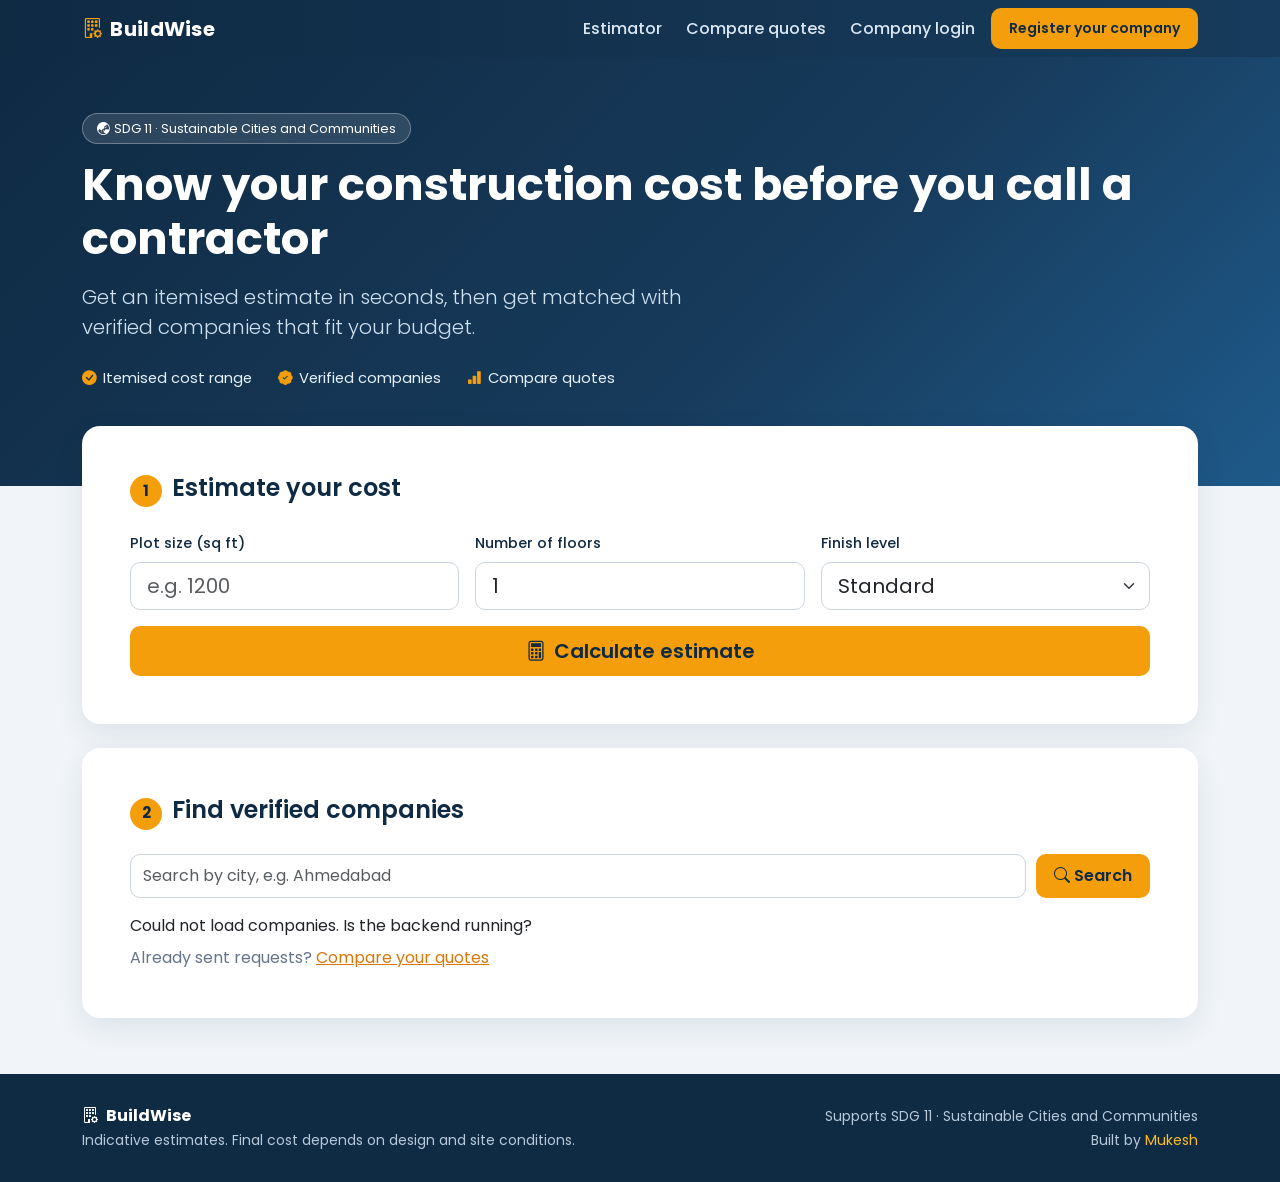
<file: frontend/index.html>
<!DOCTYPE html>
<html lang="en">
<head>
  <meta charset="UTF-8">
  <meta name="viewport" content="width=device-width, initial-scale=1.0">
  <title>BuildWise | Construction Cost Estimator</title>
  <link href="https://cdn.jsdelivr.net/npm/bootstrap@5.3.3/dist/css/bootstrap.min.css" rel="stylesheet">
  <link rel="stylesheet" href="https://cdn.jsdelivr.net/npm/bootstrap-icons@1.11.3/font/bootstrap-icons.min.css">
  <link href="https://fonts.googleapis.com/css2?family=Poppins:wght@400;500;600;700&display=swap" rel="stylesheet">
  <link rel="stylesheet" href="style.css">
</head>
<body>

  <nav class="navbar navbar-expand-lg navbar-dark site-nav sticky-top">
    <div class="container">
      <a class="navbar-brand" href="index.html"><i class="bi bi-building-gear me-2"></i>BuildWise</a>
      <button class="navbar-toggler" type="button" data-bs-toggle="collapse" data-bs-target="#nav">
        <span class="navbar-toggler-icon"></span>
      </button>
      <div class="collapse navbar-collapse" id="nav">
        <ul class="navbar-nav ms-auto align-items-lg-center gap-lg-2">
          <li class="nav-item"><a class="nav-link" href="index.html">Estimator</a></li>
          <li class="nav-item"><a class="nav-link" href="compare.html">Compare quotes</a></li>
          <li class="nav-item"><a class="nav-link" href="dashboard.html">Company login</a></li>
          <li class="nav-item"><a class="btn btn-brand btn-sm" href="register.html">Register your company</a></li>
        </ul>
      </div>
    </div>
  </nav>

  <header class="hero">
    <div class="container">
      <span class="sdg"><i class="bi bi-globe-asia-australia me-1"></i>SDG 11 · Sustainable Cities and Communities</span>
      <h1>Know your construction cost before you call a contractor</h1>
      <p class="lead mt-3">Get an itemised estimate in seconds, then get matched with verified companies that fit your budget.</p>
      <div class="hero-points mt-4">
        <span><i class="bi bi-check-circle-fill"></i>Itemised cost range</span>
        <span><i class="bi bi-patch-check-fill"></i>Verified companies</span>
        <span><i class="bi bi-bar-chart-fill"></i>Compare quotes</span>
      </div>
    </div>
  </header>

  <main class="container overlap">

    <section class="card p-4 p-md-5 mb-4">
      <h2 class="section-title h4 mb-4"><span class="step">1</span>Estimate your cost</h2>

      <form id="estimate-form" class="row g-3">
        <div class="col-md-4">
          <label class="form-label" for="plot_size">Plot size (sq ft)</label>
          <input type="number" id="plot_size" class="form-control form-control-lg" min="1" required placeholder="e.g. 1200">
        </div>
        <div class="col-md-4">
          <label class="form-label" for="floors">Number of floors</label>
          <input type="number" id="floors" class="form-control form-control-lg" min="1" max="10" value="1" required>
        </div>
        <div class="col-md-4">
          <label class="form-label" for="finish_level">Finish level</label>
          <select id="finish_level" class="form-select form-select-lg">
            <option value="basic">Basic</option>
            <option value="standard" selected>Standard</option>
            <option value="premium">Premium</option>
          </select>
        </div>
        <div class="col-12">
          <button type="submit" class="btn btn-brand btn-lg w-100"><i class="bi bi-calculator me-2"></i>Calculate estimate</button>
        </div>
      </form>
      <p id="estimate-error" class="error mt-3" hidden></p>

      <div id="result" hidden>
        <h3 class="h5 text-muted mb-0">Estimated cost range</h3>
        <p class="range" id="range"></p>
        <p class="muted" id="area"></p>
        <div class="table-responsive">
          <table class="table table-hover align-middle">
            <thead><tr><th>Item</th><th>Rate (₹/sq ft)</th><th>Cost (₹)</th></tr></thead>
            <tbody id="items"></tbody>
          </table>
        </div>
        <button id="pdf-btn" type="button" class="btn btn-outline-dark mt-2"><i class="bi bi-file-earmark-pdf me-2"></i>Download PDF report</button>
      </div>
    </section>

    <section class="card p-4 p-md-5">
      <h2 class="section-title h4 mb-4"><span class="step">2</span>Find verified companies</h2>
      <div class="search-row">
        <input type="text" id="city" class="form-control" placeholder="Search by city, e.g. Ahmedabad">
        <button id="search-btn" type="button"><i class="bi bi-search me-1"></i>Search</button>
      </div>
      <div id="selection-bar" class="selection-bar" hidden>
        <span id="sel-count"></span>
        <button id="sel-request" type="button">Request quotes from selected</button>
      </div>
      <div id="companies"></div>
      <p class="muted mb-0 mt-2">Already sent requests? <a href="compare.html">Compare your quotes</a></p>
    </section>
  </main>

  <dialog id="quote-dialog">
    <form id="quote-form">
      <h3 id="quote-title" class="h5 mb-3">Request a quote</h3>
      <div class="mb-3"><label class="form-label">Your name</label><input type="text" id="q_name" class="form-control" required></div>
      <div class="mb-3"><label class="form-label">Phone</label><input type="tel" id="q_phone" class="form-control" required></div>
      <div class="mb-3"><label class="form-label">Email (optional)</label><input type="email" id="q_email" class="form-control"></div>
      <div class="mb-3"><label class="form-label">Project details</label><textarea id="q_message" class="form-control" rows="3"></textarea></div>
      <div class="dialog-actions">
        <button type="button" id="q_cancel" class="btn btn-outline-secondary">Cancel</button>
        <button type="submit" class="btn btn-brand">Send request</button>
      </div>
      <p id="quote-msg" class="muted mt-3 mb-0"></p>
    </form>
  </dialog>

  <footer class="site-footer">
    <div class="container d-flex flex-wrap justify-content-between gap-3">
      <div>
        <div class="brand"><i class="bi bi-building-gear me-2"></i>BuildWise</div>
        <small>Indicative estimates. Final cost depends on design and site conditions.</small>
      </div>
      <div class="text-md-end">
        <small>Supports SDG 11 · Sustainable Cities and Communities<br>
        Built by <a href="https://github.com/CodeWithMukesh01">Mukesh</a></small>
      </div>
    </div>
  </footer>

  <script src="https://cdn.jsdelivr.net/npm/bootstrap@5.3.3/dist/js/bootstrap.bundle.min.js"></script>
  <script src="app.js"></script>
</body>
</html>
</file>
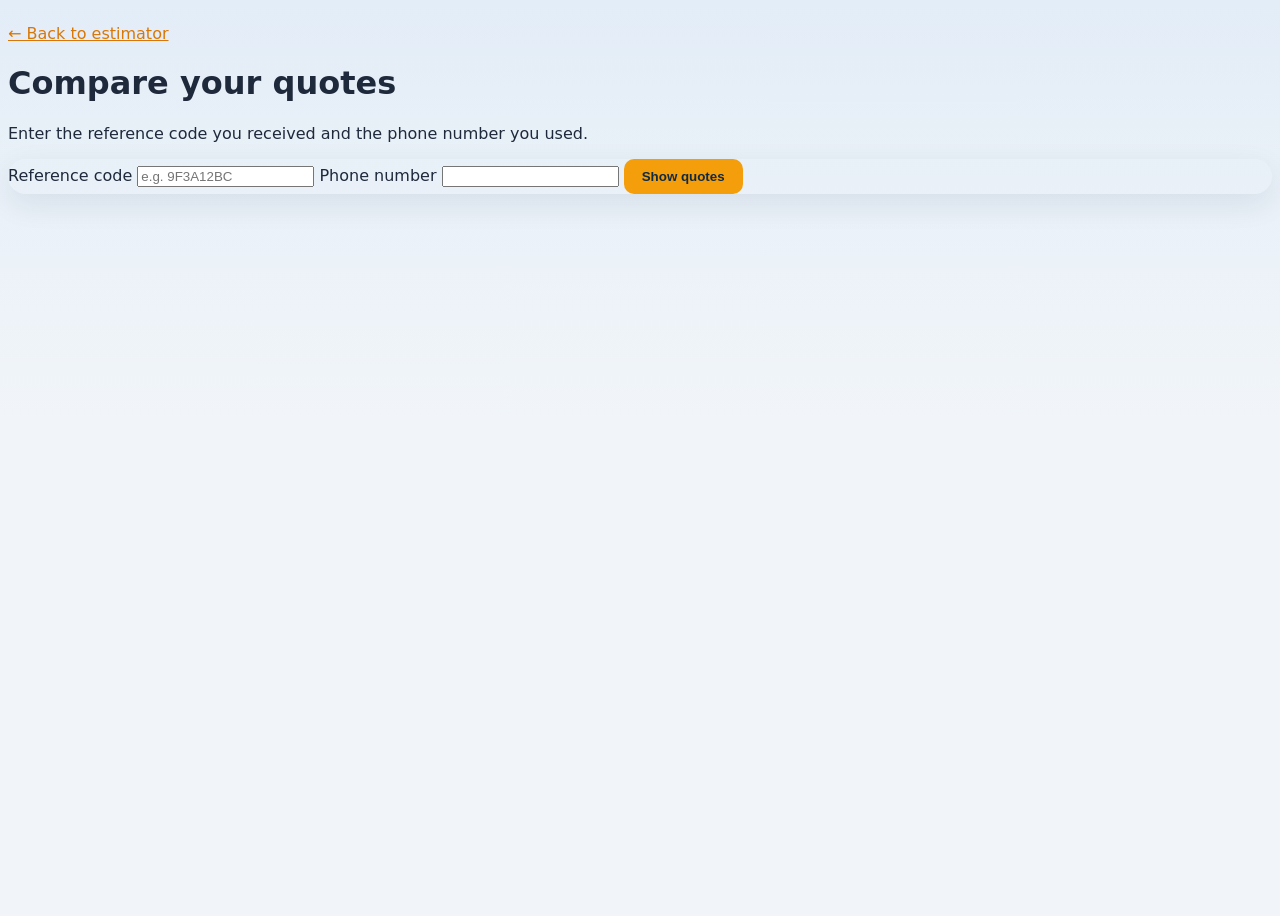
<file: frontend/campare.html>
<!DOCTYPE html>
<html lang="en">
<head>
  <meta charset="UTF-8">
  <meta name="viewport" content="width=device-width, initial-scale=1.0">
  <title>Compare Quotes</title>
  <link rel="stylesheet" href="style.css">
</head>
<body>
  <header>
    <p class="tag"><a href="index.html">← Back to estimator</a></p>
    <h1>Compare your quotes</h1>
    <p>Enter the reference code you received and the phone number you used.</p>
  </header>
  <main>
    <section class="card">
      <form id="compare-form">
        <label>Reference code <input id="ref" required placeholder="e.g. 9F3A12BC"></label>
        <label>Phone number <input id="phone" type="tel" required></label>
        <button type="submit">Show quotes</button>
      </form>
      <p id="msg" class="error"></p>
    </section>

    <section class="card" id="result-card" hidden>
      <h2>Quotes side by side</h2>
      <div class="table-wrap"><table id="compare-table"></table></div>
    </section>
  </main>

  <script>
    const API = "http://127.0.0.1:8000/api";
    const $ = (id) => document.getElementById(id);
    const inr = (n) => (n == null ? "–" : "₹" + Number(n).toLocaleString("en-IN"));

    try {
      $("ref").value = localStorage.getItem("last_ref") || "";
      $("phone").value = localStorage.getItem("last_phone") || "";
    } catch (_) {}

    $("compare-form").addEventListener("submit", async (e) => {
      e.preventDefault();
      $("msg").textContent = "";
      $("result-card").hidden = true;
      const url = `${API}/compare/?ref=${encodeURIComponent($("ref").value.trim())}` +
                  `&phone=${encodeURIComponent($("phone").value.trim())}`;
      try {
        const res = await fetch(url);
        const data = await res.json();
        if (!res.ok) throw new Error(data.error || "Something went wrong.");
        render(data);
      } catch (err) {
        $("msg").textContent = err.message;
      }
    });

    function render(list) {
      const table = $("compare-table");
      table.innerHTML = "";
      const quoted = list.filter((c) => c.company_quote != null);
      const lowest = quoted.length ? Math.min(...quoted.map((c) => c.company_quote)) : null;

      const rows = [
        ["Company", (c) => c.company],
        ["City", (c) => c.city],
        ["Rating", (c) => "⭐ " + c.rating],
        ["Experience", (c) => c.years_experience + " yrs"],
        ["Projects done", (c) => c.projects_completed],
        ["Your estimate", (c) => inr(c.your_estimate)],
        ["Their quote", (c) => (c.company_quote == null ? "Waiting for quote" : inr(c.company_quote))],
        ["Vs your estimate", (c) => {
          if (c.company_quote == null || !c.your_estimate) return "–";
          const d = ((c.company_quote - c.your_estimate) / c.your_estimate) * 100;
          return (d > 0 ? "+" : "") + d.toFixed(1) + "%";
        }],
        ["Note", (c) => c.company_note || "–"],
        ["Contact", (c) => c.company_phone || "–"],
      ];

      rows.forEach(([label, fn]) => {
        const tr = document.createElement("tr");
        const th = document.createElement("th");
        th.textContent = label;
        tr.appendChild(th);
        list.forEach((c) => {
          const td = document.createElement("td");
          td.textContent = fn(c);
          if (label === "Their quote" && c.company_quote != null && c.company_quote === lowest) {
            td.className = "best";
            td.textContent += "  ✔ lowest";
          }
          tr.appendChild(td);
        });
        table.appendChild(tr);
      });
      $("result-card").hidden = false;
    }
  </script>
</body>
</html>
</file>
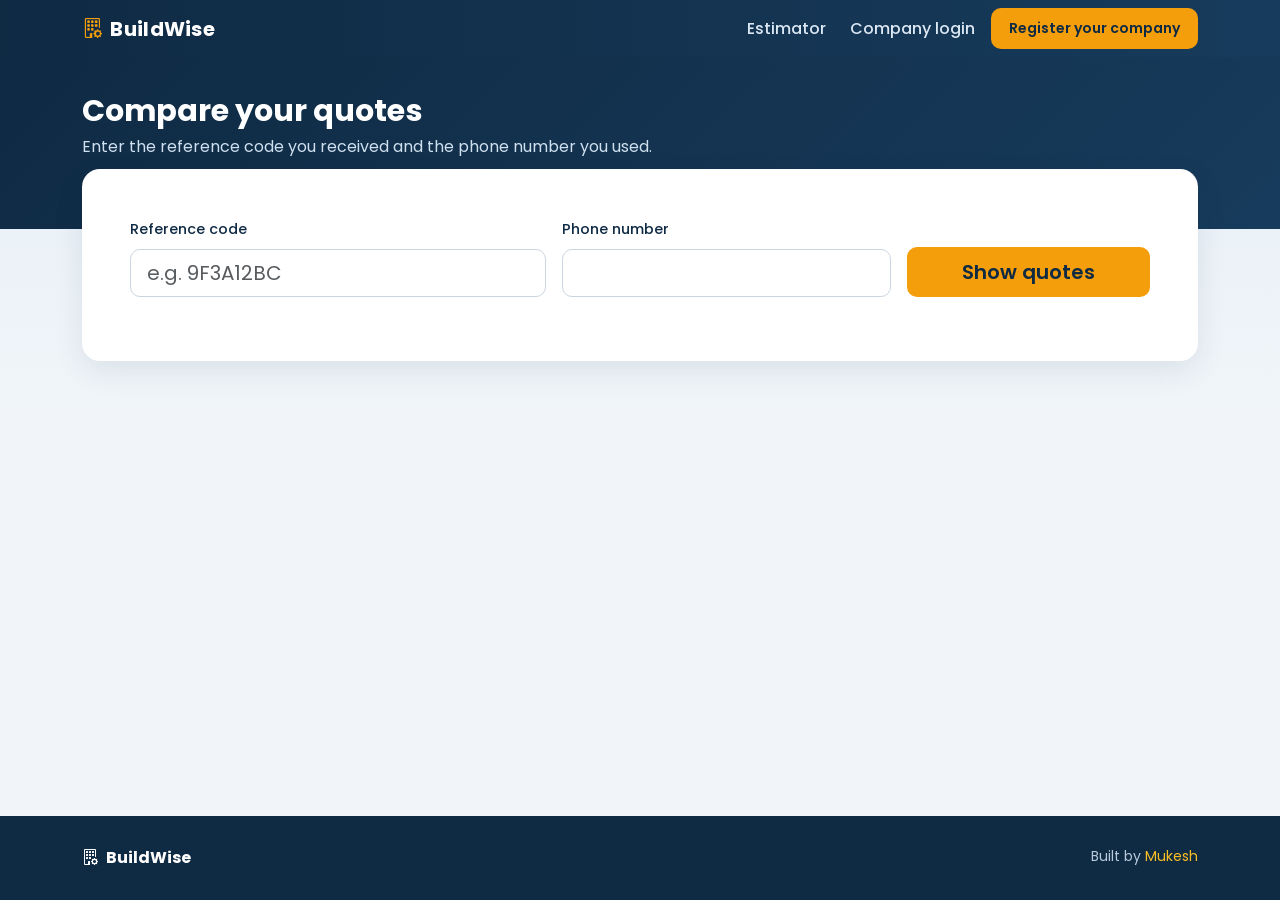
<file: frontend/compare.html>
<!DOCTYPE html>
<html lang="en">
<head>
  <meta charset="UTF-8">
  <meta name="viewport" content="width=device-width, initial-scale=1.0">
  <title>Compare quotes | BuildWise</title>
  <link href="https://cdn.jsdelivr.net/npm/bootstrap@5.3.3/dist/css/bootstrap.min.css" rel="stylesheet">
  <link rel="stylesheet" href="https://cdn.jsdelivr.net/npm/bootstrap-icons@1.11.3/font/bootstrap-icons.min.css">
  <link href="https://fonts.googleapis.com/css2?family=Poppins:wght@400;500;600;700&display=swap" rel="stylesheet">
  <link rel="stylesheet" href="style.css">
</head>
<body>
  <nav class="navbar navbar-expand-lg navbar-dark site-nav sticky-top">
    <div class="container">
      <a class="navbar-brand" href="index.html"><i class="bi bi-building-gear me-2"></i>BuildWise</a>
      <button class="navbar-toggler" type="button" data-bs-toggle="collapse" data-bs-target="#nav"><span class="navbar-toggler-icon"></span></button>
      <div class="collapse navbar-collapse" id="nav">
        <ul class="navbar-nav ms-auto align-items-lg-center gap-lg-2">
          <li class="nav-item"><a class="nav-link" href="index.html">Estimator</a></li>
          <li class="nav-item"><a class="nav-link" href="dashboard.html">Company login</a></li>
          <li class="nav-item"><a class="btn btn-brand btn-sm" href="register.html">Register your company</a></li>
        </ul>
      </div>
    </div>
  </nav>

  <header class="page-head">
    <div class="container">
      <h1>Compare your quotes</h1>
      <p>Enter the reference code you received and the phone number you used.</p>
    </div>
  </header>

  <main class="container overlap">
    <section class="card p-4 p-md-5 mb-4">
      <form id="compare-form" class="row g-3 align-items-end">
        <div class="col-md-5"><label class="form-label" for="ref">Reference code</label><input id="ref" class="form-control form-control-lg" required placeholder="e.g. 9F3A12BC"></div>
        <div class="col-md-4"><label class="form-label" for="phone">Phone number</label><input id="phone" type="tel" class="form-control form-control-lg" required></div>
        <div class="col-md-3"><button type="submit" class="btn btn-brand btn-lg w-100">Show quotes</button></div>
      </form>
      <p id="msg" class="error mt-3 mb-0"></p>
    </section>

    <section class="card p-4 p-md-5" id="result-card" hidden>
      <h2 class="section-title h4 mb-4">Quotes side by side</h2>
      <div class="table-wrap"><table id="compare-table" class="table align-middle"></table></div>
    </section>
  </main>

  <footer class="site-footer">
    <div class="container d-flex flex-wrap justify-content-between gap-3">
      <div class="brand"><i class="bi bi-building-gear me-2"></i>BuildWise</div>
      <small>Built by <a href="https://github.com/CodeWithMukesh01">Mukesh</a></small>
    </div>
  </footer>

  <script src="https://cdn.jsdelivr.net/npm/bootstrap@5.3.3/dist/js/bootstrap.bundle.min.js"></script>
  <script>
    const API = "https://construction-cost-estimator-1.onrender.com/api";
    const $ = (id) => document.getElementById(id);
    const inr = (n) => (n == null ? "–" : "₹" + Number(n).toLocaleString("en-IN"));

    try {
      $("ref").value = localStorage.getItem("last_ref") || "";
      $("phone").value = localStorage.getItem("last_phone") || "";
    } catch (_) {}

    $("compare-form").addEventListener("submit", async (e) => {
      e.preventDefault();
      $("msg").textContent = "";
      $("result-card").hidden = true;
      const url = `${API}/compare/?ref=${encodeURIComponent($("ref").value.trim())}` +
                  `&phone=${encodeURIComponent($("phone").value.trim())}`;
      try {
        const res = await fetch(url);
        const data = await res.json();
        if (!res.ok) throw new Error(data.error || "Something went wrong.");
        render(data);
      } catch (err) {
        $("msg").textContent = err.message;
      }
    });

    function render(list) {
      const table = $("compare-table");
      table.innerHTML = "";
      const quoted = list.filter((c) => c.company_quote != null);
      const lowest = quoted.length ? Math.min(...quoted.map((c) => c.company_quote)) : null;

      const rows = [
        ["Company", (c) => c.company],
        ["City", (c) => c.city],
        ["Rating", (c) => "⭐ " + c.rating],
        ["Experience", (c) => c.years_experience + " yrs"],
        ["Projects done", (c) => c.projects_completed],
        ["Your estimate", (c) => inr(c.your_estimate)],
        ["Their quote", (c) => (c.company_quote == null ? "Waiting for quote" : inr(c.company_quote))],
        ["Vs your estimate", (c) => {
          if (c.company_quote == null || !c.your_estimate) return "–";
          const d = ((c.company_quote - c.your_estimate) / c.your_estimate) * 100;
          return (d > 0 ? "+" : "") + d.toFixed(1) + "%";
        }],
        ["Note", (c) => c.company_note || "–"],
        ["Contact", (c) => c.company_phone || "–"],
      ];

      rows.forEach(([label, fn]) => {
        const tr = document.createElement("tr");
        const th = document.createElement("th");
        th.textContent = label;
        tr.appendChild(th);
        list.forEach((c) => {
          const td = document.createElement("td");
          td.textContent = fn(c);
          if (label === "Their quote" && c.company_quote != null && c.company_quote === lowest) {
            td.className = "best";
            td.textContent += "  ✔ lowest";
          }
          tr.appendChild(td);
        });
        table.appendChild(tr);
      });
      $("result-card").hidden = false;
    }
  </script>
</body>
</html>
</file>
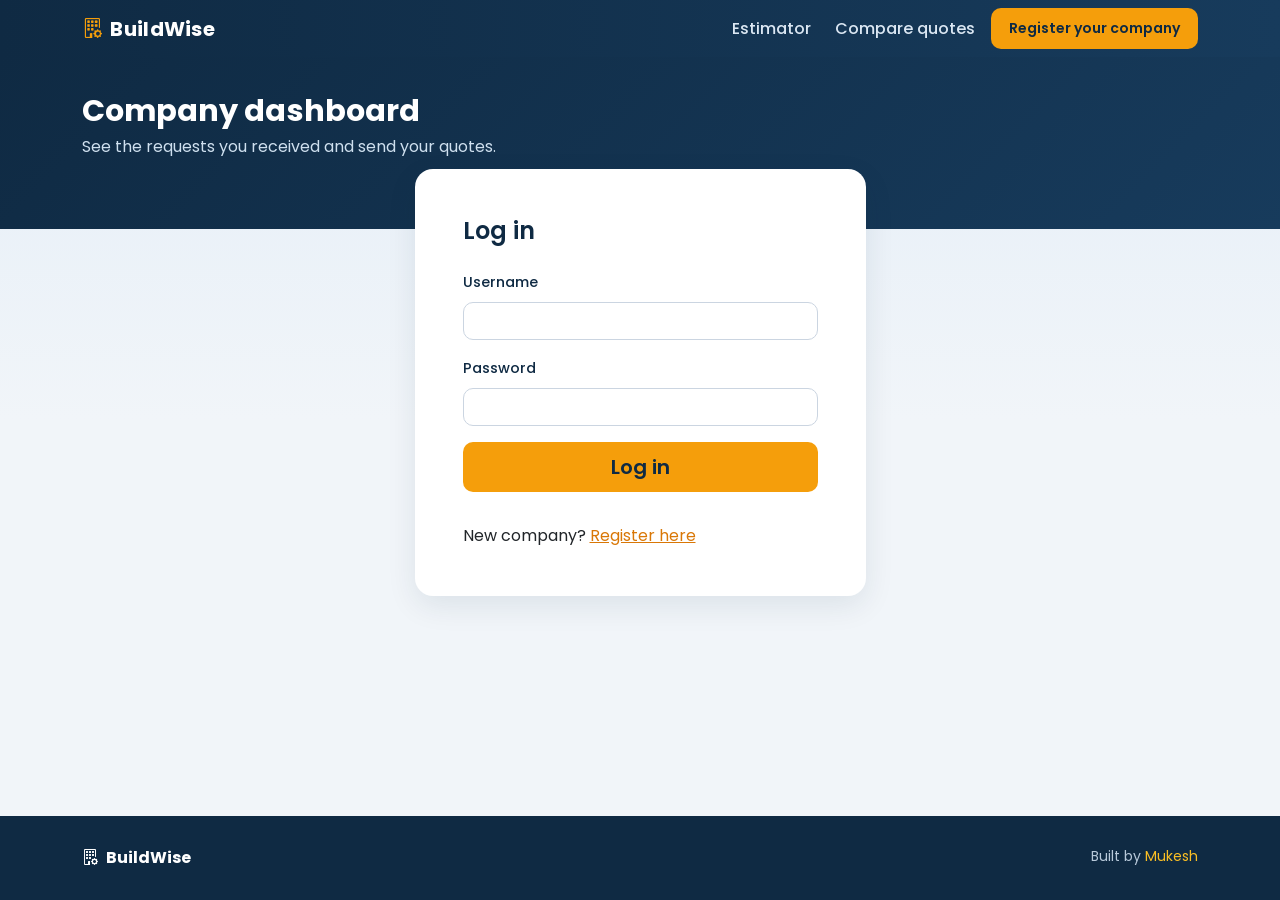
<file: frontend/dashboard.html>
<!DOCTYPE html>
<html lang="en">
<head>
  <meta charset="UTF-8">
  <meta name="viewport" content="width=device-width, initial-scale=1.0">
  <title>Company dashboard | BuildWise</title>
  <link href="https://cdn.jsdelivr.net/npm/bootstrap@5.3.3/dist/css/bootstrap.min.css" rel="stylesheet">
  <link rel="stylesheet" href="https://cdn.jsdelivr.net/npm/bootstrap-icons@1.11.3/font/bootstrap-icons.min.css">
  <link href="https://fonts.googleapis.com/css2?family=Poppins:wght@400;500;600;700&display=swap" rel="stylesheet">
  <link rel="stylesheet" href="style.css">
</head>
<body>
  <nav class="navbar navbar-expand-lg navbar-dark site-nav sticky-top">
    <div class="container">
      <a class="navbar-brand" href="index.html"><i class="bi bi-building-gear me-2"></i>BuildWise</a>
      <button class="navbar-toggler" type="button" data-bs-toggle="collapse" data-bs-target="#nav"><span class="navbar-toggler-icon"></span></button>
      <div class="collapse navbar-collapse" id="nav">
        <ul class="navbar-nav ms-auto align-items-lg-center gap-lg-2">
          <li class="nav-item"><a class="nav-link" href="index.html">Estimator</a></li>
          <li class="nav-item"><a class="nav-link" href="compare.html">Compare quotes</a></li>
          <li class="nav-item"><a class="btn btn-brand btn-sm" href="register.html">Register your company</a></li>
        </ul>
      </div>
    </div>
  </nav>

  <header class="page-head">
    <div class="container">
      <h1>Company dashboard</h1>
      <p>See the requests you received and send your quotes.</p>
    </div>
  </header>

  <main class="container overlap">

    <div class="row justify-content-center" id="login-card">
      <div class="col-md-8 col-lg-5">
        <section class="card p-4 p-md-5">
          <h2 class="section-title h4 mb-4">Log in</h2>
          <form id="login-form">
            <div class="mb-3"><label class="form-label" for="l_user">Username</label><input id="l_user" class="form-control" required></div>
            <div class="mb-3"><label class="form-label" for="l_pass">Password</label><input id="l_pass" type="password" class="form-control" required></div>
            <button type="submit" class="btn btn-brand btn-lg w-100">Log in</button>
          </form>
          <p id="login-msg" class="error mt-3 mb-0"></p>
          <p class="mt-3 mb-0">New company? <a href="register.html">Register here</a></p>
        </section>
      </div>
    </div>

    <section class="card p-4 p-md-5" id="dash-card" hidden>
      <div class="d-flex align-items-center gap-3 mb-2">
        <h2 id="welcome" class="section-title h4 mb-0 flex-grow-1"></h2>
        <button id="logout" class="btn btn-outline-secondary" type="button">Log out</button>
      </div>
      <p id="verify-note" class="muted"></p>
      <h3 class="h5 mt-3 mb-3">Quote requests received</h3>
      <div id="requests"></div>
    </section>
  </main>

  <footer class="site-footer">
    <div class="container d-flex flex-wrap justify-content-between gap-3">
      <div class="brand"><i class="bi bi-building-gear me-2"></i>BuildWise</div>
      <small>Built by <a href="https://github.com/CodeWithMukesh01">Mukesh</a></small>
    </div>
  </footer>

  <script src="https://cdn.jsdelivr.net/npm/bootstrap@5.3.3/dist/js/bootstrap.bundle.min.js"></script>
  <script src="dashboard.js"></script>
</body>
</html>
</file>
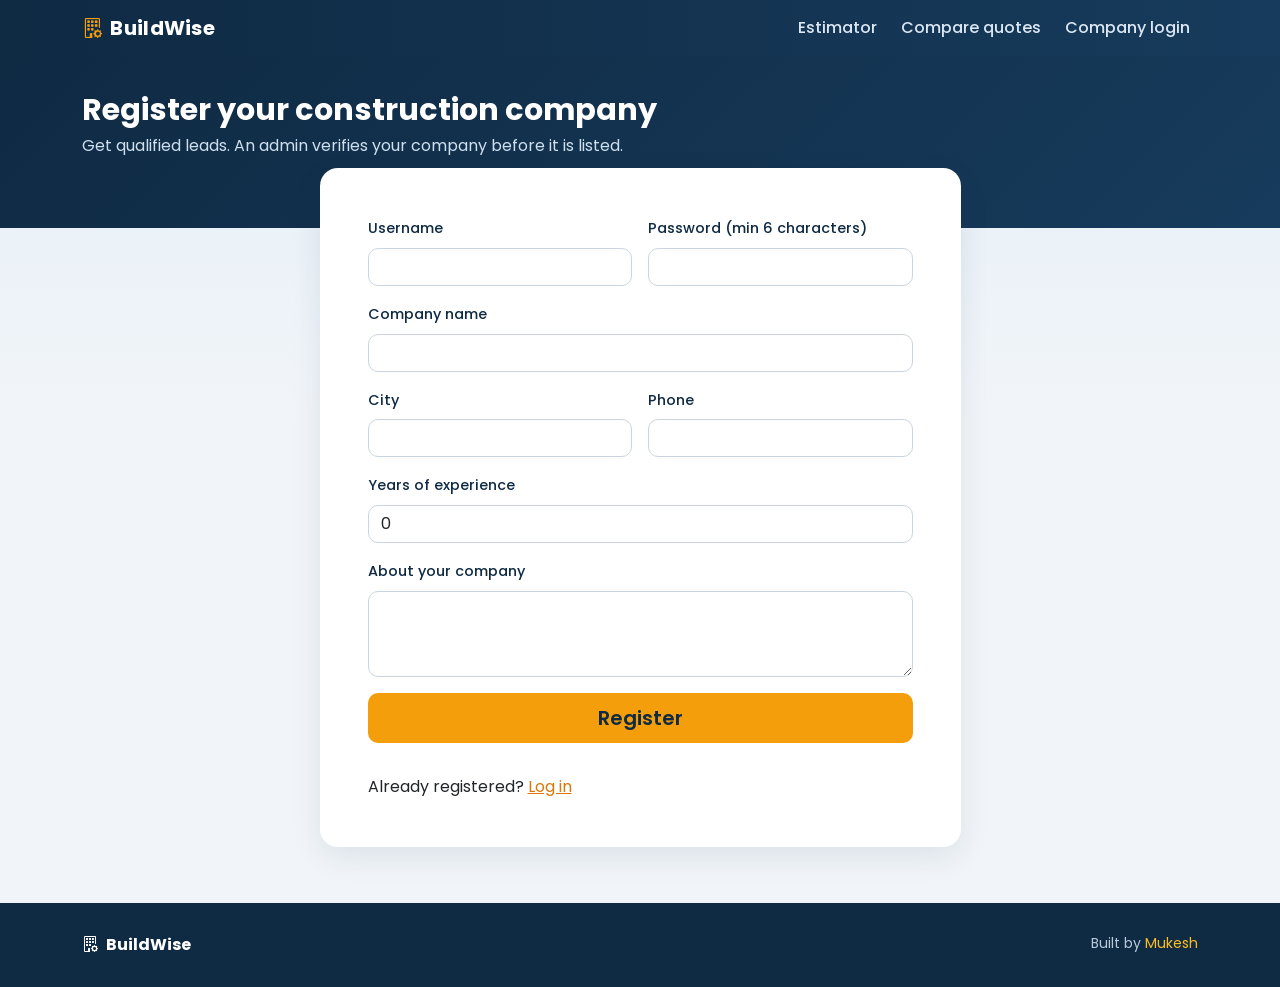
<file: frontend/register.html>
<!DOCTYPE html>
<html lang="en">
<head>
  <meta charset="UTF-8">
  <meta name="viewport" content="width=device-width, initial-scale=1.0">
  <title>Register your company | BuildWise</title>
  <link href="https://cdn.jsdelivr.net/npm/bootstrap@5.3.3/dist/css/bootstrap.min.css" rel="stylesheet">
  <link rel="stylesheet" href="https://cdn.jsdelivr.net/npm/bootstrap-icons@1.11.3/font/bootstrap-icons.min.css">
  <link href="https://fonts.googleapis.com/css2?family=Poppins:wght@400;500;600;700&display=swap" rel="stylesheet">
  <link rel="stylesheet" href="style.css">
</head>
<body>
  <nav class="navbar navbar-expand-lg navbar-dark site-nav sticky-top">
    <div class="container">
      <a class="navbar-brand" href="index.html"><i class="bi bi-building-gear me-2"></i>BuildWise</a>
      <button class="navbar-toggler" type="button" data-bs-toggle="collapse" data-bs-target="#nav"><span class="navbar-toggler-icon"></span></button>
      <div class="collapse navbar-collapse" id="nav">
        <ul class="navbar-nav ms-auto align-items-lg-center gap-lg-2">
          <li class="nav-item"><a class="nav-link" href="index.html">Estimator</a></li>
          <li class="nav-item"><a class="nav-link" href="compare.html">Compare quotes</a></li>
          <li class="nav-item"><a class="nav-link" href="dashboard.html">Company login</a></li>
        </ul>
      </div>
    </div>
  </nav>

  <header class="page-head">
    <div class="container">
      <h1>Register your construction company</h1>
      <p>Get qualified leads. An admin verifies your company before it is listed.</p>
    </div>
  </header>

  <main class="container overlap">
    <div class="row justify-content-center">
      <div class="col-lg-7">
        <section class="card p-4 p-md-5">
          <form id="register-form" class="row g-3">
            <div class="col-md-6"><label class="form-label" for="username">Username</label><input id="username" class="form-control" required></div>
            <div class="col-md-6"><label class="form-label" for="password">Password (min 6 characters)</label><input id="password" type="password" class="form-control" minlength="6" required></div>
            <div class="col-12"><label class="form-label" for="name">Company name</label><input id="name" class="form-control" required></div>
            <div class="col-md-6"><label class="form-label" for="city">City</label><input id="city" class="form-control" required></div>
            <div class="col-md-6"><label class="form-label" for="phone">Phone</label><input id="phone" type="tel" class="form-control" required></div>
            <div class="col-12"><label class="form-label" for="years">Years of experience</label><input id="years" type="number" class="form-control" min="0" value="0"></div>
            <div class="col-12"><label class="form-label" for="description">About your company</label><textarea id="description" class="form-control" rows="3"></textarea></div>
            <div class="col-12"><button type="submit" class="btn btn-brand btn-lg w-100">Register</button></div>
          </form>
          <p id="msg" class="muted mt-3 mb-0"></p>
          <p class="mt-3 mb-0">Already registered? <a href="dashboard.html">Log in</a></p>
        </section>
      </div>
    </div>
  </main>

  <footer class="site-footer">
    <div class="container d-flex flex-wrap justify-content-between gap-3">
      <div class="brand"><i class="bi bi-building-gear me-2"></i>BuildWise</div>
      <small>Built by <a href="https://github.com/CodeWithMukesh01">Mukesh</a></small>
    </div>
  </footer>

  <script src="https://cdn.jsdelivr.net/npm/bootstrap@5.3.3/dist/js/bootstrap.bundle.min.js"></script>
  <script>
    const API = "https://construction-cost-estimator-1.onrender.com/api";
    const $ = (id) => document.getElementById(id);

    $("register-form").addEventListener("submit", async (e) => {
      e.preventDefault();
      const payload = {
        username: $("username").value.trim(),
        password: $("password").value,
        name: $("name").value.trim(),
        city: $("city").value.trim(),
        phone: $("phone").value.trim(),
        years_experience: Number($("years").value || 0),
        description: $("description").value.trim(),
      };
      try {
        const res = await fetch(`${API}/company/register/`, {
          method: "POST",
          headers: { "Content-Type": "application/json" },
          body: JSON.stringify(payload),
        });
        const data = await res.json();
        if (!res.ok) {
          const first = Object.values(data)[0];
          throw new Error(Array.isArray(first) ? first[0] : (data.message || "Registration failed."));
        }
        $("msg").textContent = data.message;
        $("register-form").reset();
      } catch (err) {
        $("msg").textContent = err.message;
      }
    });
  </script>
</body>
</html>
</file>
<file: frontend/style.css>
:root {
  --navy: #0f2a43;
  --navy-2: #173b5c;
  --accent: #f59e0b;
  --accent-dark: #d97706;
  --ink: #1e293b;
  --muted: #64748b;
  --bg: #f1f5f9;
  --line: #e2e8f0;
}

body {
  font-family: 'Poppins', system-ui, sans-serif;
  color: var(--ink);
  background: linear-gradient(180deg, #e3edf7 0%, var(--bg) 420px);
  min-height: 100vh;
  display: flex;
  flex-direction: column;
}
main { flex: 1; }
a { color: var(--accent-dark); }

/* ---------- navbar ---------- */
.site-nav { background: linear-gradient(90deg, var(--navy), var(--navy-2)); }
.site-nav .navbar-brand { font-weight: 700; letter-spacing: .3px; }
.site-nav .navbar-brand i { color: var(--accent); }
.site-nav .nav-link { color: #dbe7f3; font-weight: 500; }
.site-nav .nav-link:hover { color: #fff; }

/* ---------- hero ---------- */
.hero {
  background: linear-gradient(135deg, var(--navy) 0%, var(--navy-2) 60%, #1e5a8a 100%);
  color: #fff;
  padding: 56px 0 96px;
}
.hero h1 { font-weight: 700; font-size: clamp(1.8rem, 4vw, 2.8rem); line-height: 1.2; }
.hero .lead { color: #cfe0ef; max-width: 640px; }
.hero .sdg {
  display: inline-block; background: rgba(255,255,255,.12);
  border: 1px solid rgba(255,255,255,.3); border-radius: 999px;
  padding: 5px 14px; font-size: .8rem; margin-bottom: 14px;
}
.hero-points span { margin-right: 22px; color: #e6f0f9; font-size: .92rem; white-space: nowrap; }
.hero-points i { color: var(--accent); margin-right: 6px; }
.overlap { margin-top: -60px; }

.page-head { background: linear-gradient(135deg, var(--navy), var(--navy-2)); color: #fff; padding: 36px 0 70px; }
.page-head h1 { font-weight: 700; font-size: 1.9rem; margin: 0; }
.page-head p { color: #cfe0ef; margin: 6px 0 0; }

/* ---------- cards ---------- */
.card { border: 0; border-radius: 18px; box-shadow: 0 10px 30px rgba(15, 42, 67, .09); }
.section-title { font-weight: 600; color: var(--navy); }
.step {
  display: inline-flex; width: 32px; height: 32px; border-radius: 50%;
  background: var(--accent); color: var(--navy); font-weight: 700; font-size: .95rem;
  align-items: center; justify-content: center; margin-right: 10px;
}

/* ---------- forms and buttons ---------- */
.form-label { font-weight: 500; font-size: .9rem; color: var(--navy); }
.form-control, .form-select { border-radius: 10px; border-color: #cbd5e1; }
.form-control:focus, .form-select:focus {
  border-color: var(--accent-dark); box-shadow: 0 0 0 .2rem rgba(245, 158, 11, .25);
}
.btn-brand, button:not(.btn) {
  background: var(--accent); color: var(--navy); border: 0; border-radius: 10px;
  font-weight: 600; padding: 10px 18px; cursor: pointer; transition: .15s;
}
.btn-brand:hover, button:not(.btn):hover { background: var(--accent-dark); color: #fff; }
.btn-brand:focus { box-shadow: 0 0 0 .2rem rgba(245, 158, 11, .35); color: var(--navy); }

.error { color: #dc2626; font-weight: 500; }
.muted { color: var(--muted); }

/* ---------- estimate result ---------- */
#result { margin-top: 26px; padding-top: 22px; border-top: 1px dashed #cbd5e1; }
.range { font-size: 2rem; font-weight: 700; color: var(--accent-dark); margin: 2px 0; }
#result table { margin-top: 12px; }
#result th { background: var(--navy); color: #fff; font-weight: 500; }
#result th:nth-child(n+2), #result td:nth-child(n+2) { text-align: right; }

/* ---------- company cards (built by app.js and dashboard.js) ---------- */
.company {
  display: flex; align-items: center; gap: 14px; background: #fff;
  border: 1px solid var(--line); border-radius: 14px;
  padding: 16px 18px; margin-bottom: 12px; transition: .15s;
}
.company:hover { box-shadow: 0 8px 24px rgba(15, 42, 67, .08); transform: translateY(-1px); }
.company h4 { font-size: 1.05rem; font-weight: 600; margin: 0 0 4px; color: var(--navy); }
.company p { margin: 2px 0; }
.pick { width: 20px; height: 20px; accent-color: var(--accent-dark); flex: none; }
.request-card { align-items: flex-start; }
.quote-inline { display: flex; flex-wrap: wrap; gap: 8px; margin-top: 10px; align-items: center; }
.quote-inline input {
  flex: 1; min-width: 150px; padding: 9px 12px;
  border: 1px solid #cbd5e1; border-radius: 10px;
}
.selection-bar {
  display: flex; justify-content: space-between; align-items: center;
  background: #fff7e6; border: 1px solid var(--accent);
  border-radius: 12px; padding: 10px 14px; margin-bottom: 14px;
}
.search-row { display: flex; gap: 10px; margin-bottom: 16px; }
.search-row input { flex: 1; }

/* ---------- popup ---------- */
dialog {
  border: 0; border-radius: 18px; padding: 26px;
  width: min(440px, 92vw); box-shadow: 0 24px 60px rgba(0, 0, 0, .3);
}
dialog::backdrop { background: rgba(15, 42, 67, .55); backdrop-filter: blur(2px); }
.dialog-actions { display: flex; justify-content: flex-end; gap: 10px; margin-top: 8px; }

/* ---------- compare table ---------- */
.table-wrap { overflow-x: auto; }
#compare-table { min-width: 460px; }
#compare-table th { width: 150px; color: var(--muted); font-weight: 500; }
#compare-table td, #compare-table th { text-align: left; vertical-align: top; padding: 10px 12px; }
#compare-table tr:first-child td { font-weight: 600; color: var(--navy); font-size: 1.05rem; }
#compare-table td.best { color: #15803d; font-weight: 700; background: #ecfdf3; }

/* ---------- admin analytics ---------- */
.kpis { display: grid; grid-template-columns: repeat(auto-fit, minmax(200px, 1fr)); gap: 16px; margin-bottom: 22px; }
.kpi {
  background: #fff; border-radius: 16px; padding: 18px;
  border-left: 5px solid var(--accent); box-shadow: 0 8px 24px rgba(15, 42, 67, .08);
}
.kpi-value { font-size: 1.9rem; font-weight: 700; color: var(--navy); }
.kpi-label { font-weight: 600; margin-top: 2px; }
.kpi-sub { color: var(--muted); font-size: .82rem; margin-top: 4px; }
.chart-box { position: relative; height: 280px; }
.chart-box.small { height: 220px; }

/* ---------- footer ---------- */
.site-footer { background: var(--navy); color: #b8c9da; padding: 30px 0; margin-top: 56px; }
.site-footer a { color: #fbbf24; text-decoration: none; }
.site-footer a:hover { text-decoration: underline; }
.site-footer .brand { color: #fff; font-weight: 700; }

@media (max-width: 600px) {
  .company { flex-wrap: wrap; }
  .hero { padding: 40px 0 84px; }
}
</file>
